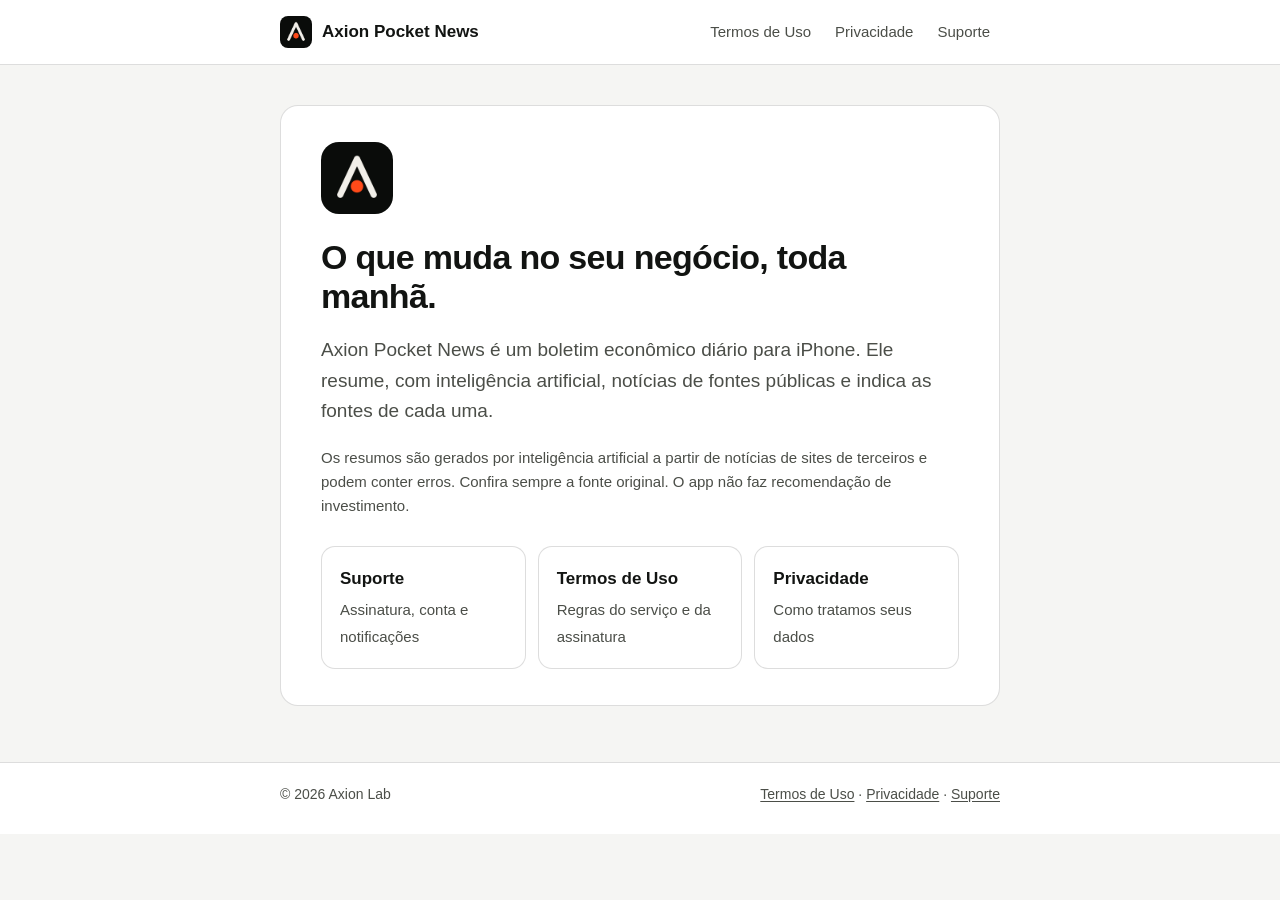
<file: index.html>
<!doctype html>
<html lang="pt-BR">
<head>
  <meta charset="utf-8">
  <meta name="viewport" content="width=device-width, initial-scale=1">
  <title>Axion Pocket News</title>
  <meta name="description" content="Boletim econômico diário para quem decide no seu negócio.">
  <link rel="icon" href="favicon.png">
  <link rel="stylesheet" href="styles.css">
</head>
<body>
  <header class="top">
    <div class="top-inner">
      <a class="brand" href="index.html"><img src="icon.png" alt="">Axion Pocket News</a>
      <nav class="nav" aria-label="Páginas">
        <a href="termos/index.html">Termos de Uso</a>
        <a href="privacidade/index.html">Privacidade</a>
        <a href="suporte/index.html">Suporte</a>
      </nav>
    </div>
  </header>

  <main>
    <article class="doc">
      <img class="hero-icon" src="icon.png" alt="Ícone do Axion Pocket News">
      <h1>O que muda no seu negócio, toda manhã.</h1>
      <p class="lead">Axion Pocket News é um boletim econômico diário para iPhone. Ele resume, com inteligência artificial, notícias de fontes públicas e indica as fontes de cada uma.</p>
      <p class="meta">Os resumos são gerados por inteligência artificial a partir de notícias de sites de terceiros e podem conter erros. Confira sempre a fonte original. O app não faz recomendação de investimento.</p>
      <div class="cards">
        <a class="card" href="suporte/index.html"><strong>Suporte</strong><span>Assinatura, conta e notificações</span></a>
        <a class="card" href="termos/index.html"><strong>Termos de Uso</strong><span>Regras do serviço e da assinatura</span></a>
        <a class="card" href="privacidade/index.html"><strong>Privacidade</strong><span>Como tratamos seus dados</span></a>
      </div>
    </article>
  </main>

  <footer>
    <div class="foot-inner">
      <span>© 2026 Axion Lab</span>
      <span><a href="termos/index.html">Termos de Uso</a> · <a href="privacidade/index.html">Privacidade</a> · <a href="suporte/index.html">Suporte</a></span>
    </div>
  </footer>
</body>
</html>
</file>
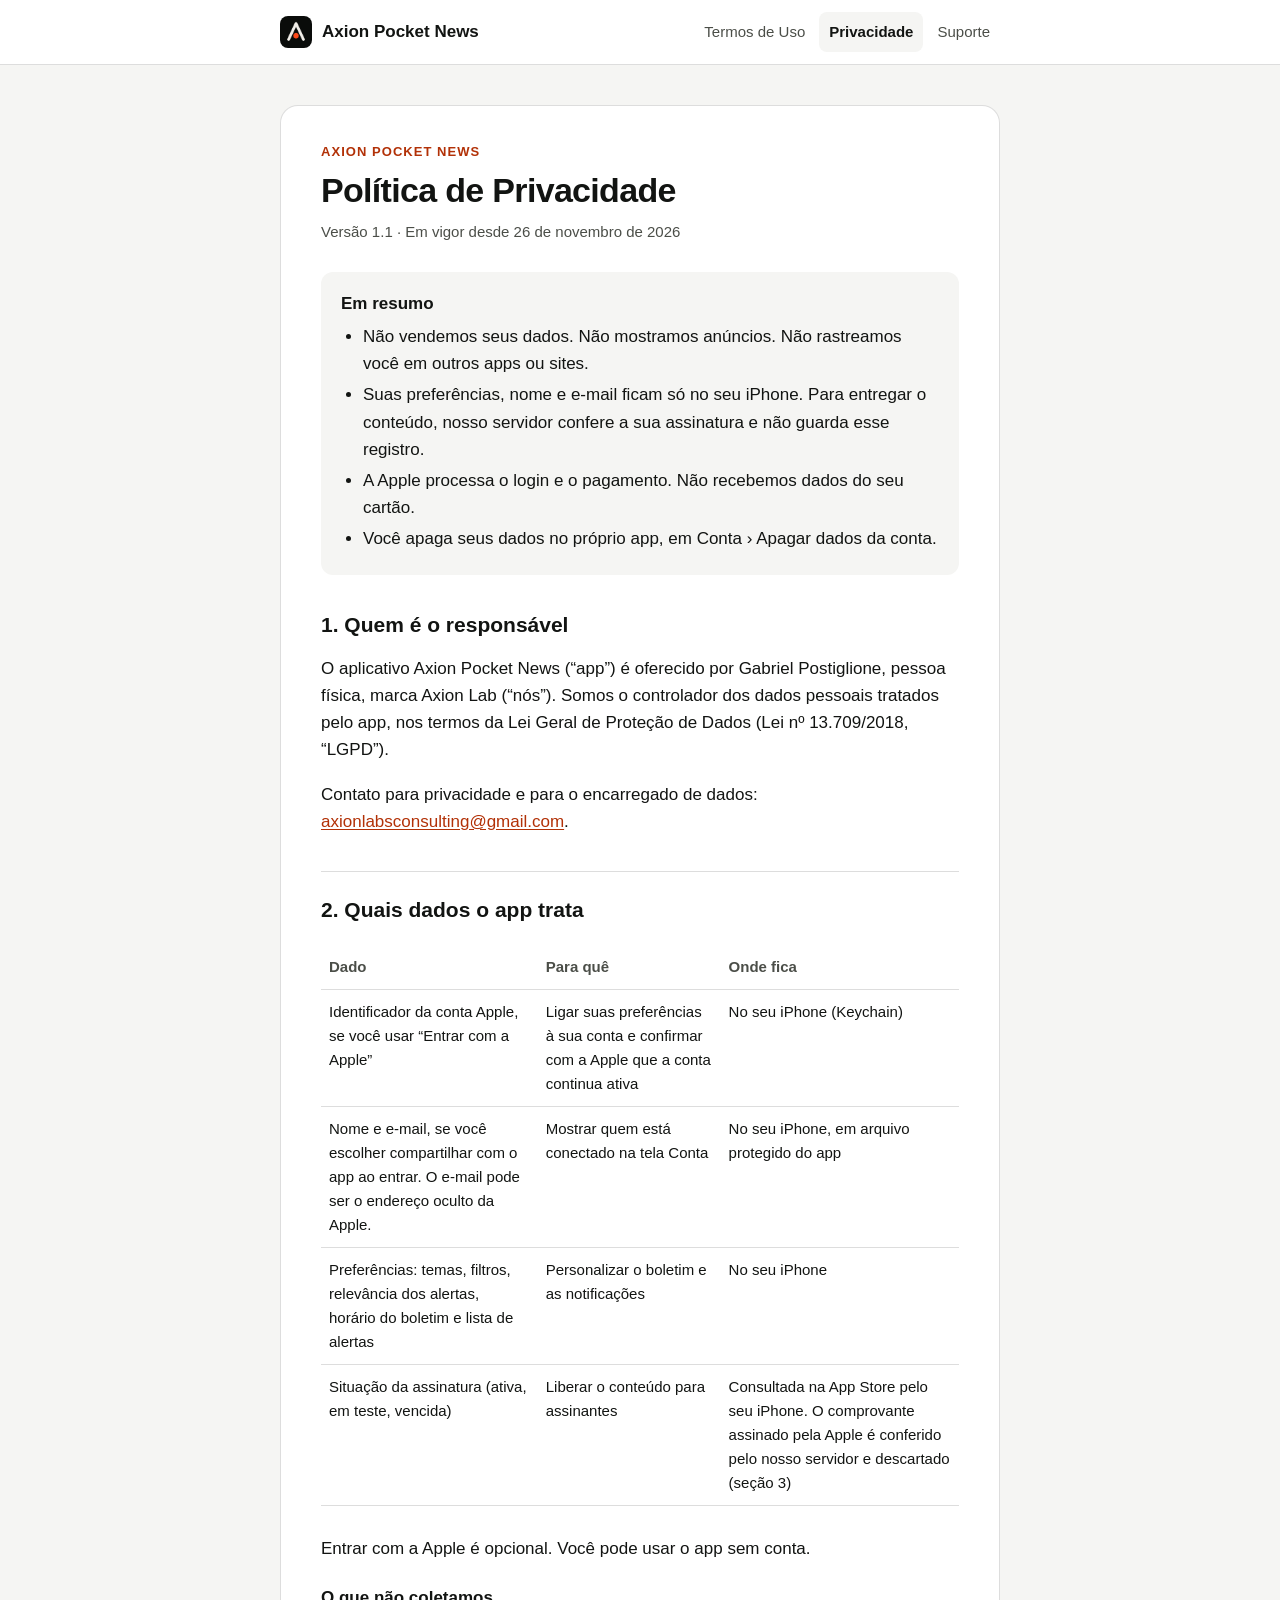
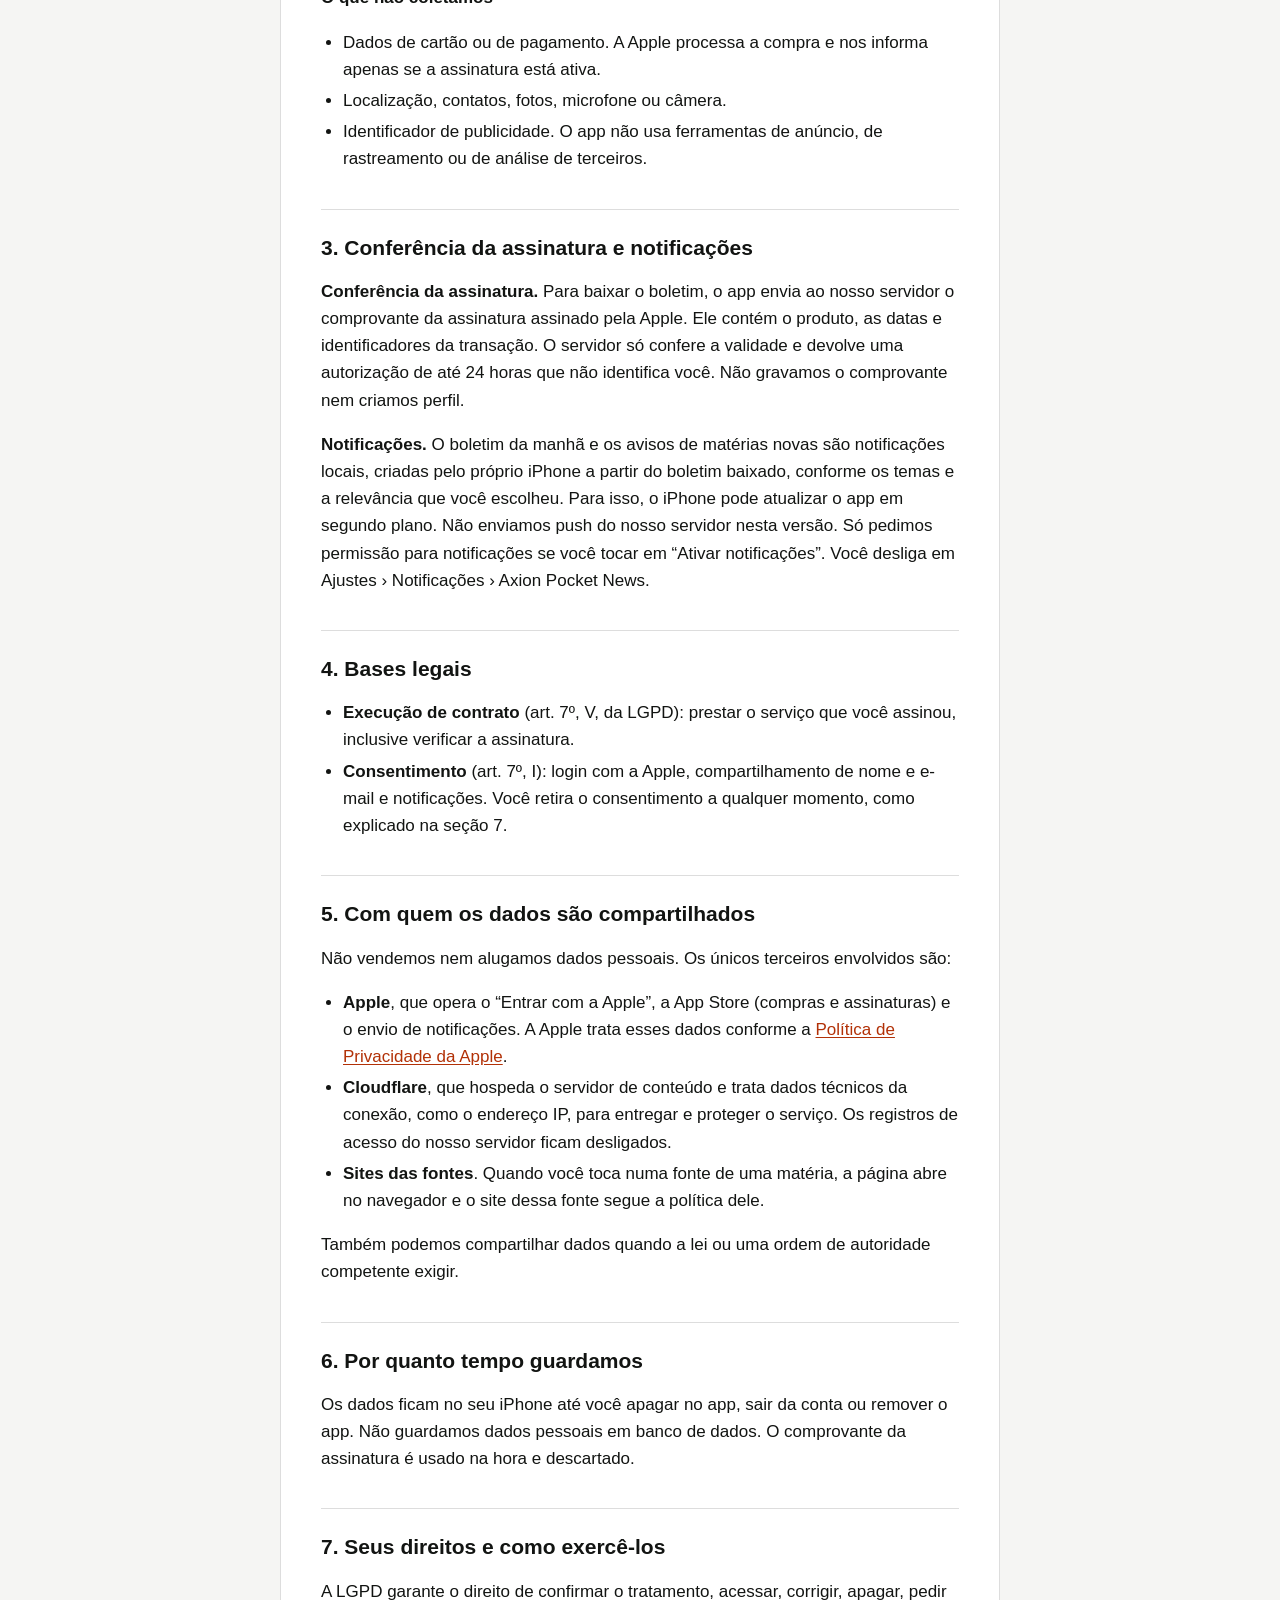
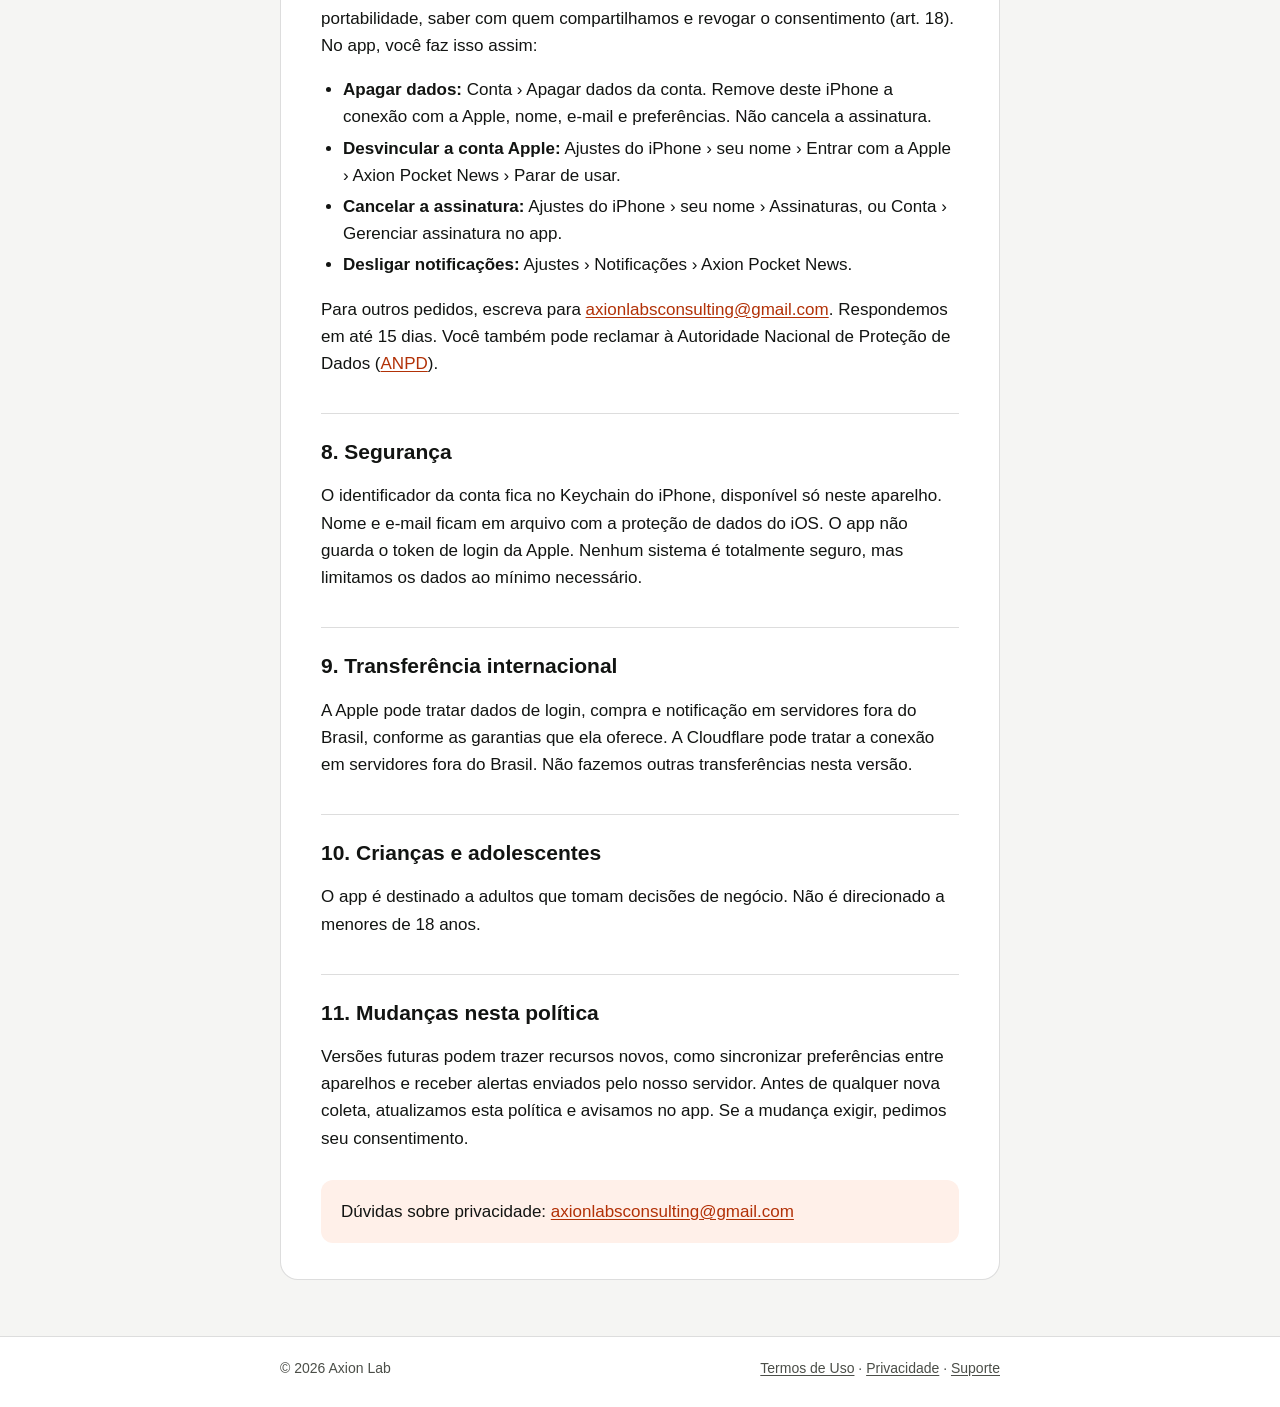
<file: privacidade/index.html>
<!doctype html>
<html lang="pt-BR">
<head>
  <meta charset="utf-8">
  <meta name="viewport" content="width=device-width, initial-scale=1">
  <title>Política de Privacidade · Axion Pocket News</title>
  <meta name="description" content="Como o app Axion Pocket News trata seus dados.">
  <link rel="icon" href="../favicon.png">
  <link rel="stylesheet" href="../styles.css">
</head>
<body>
  <header class="top">
    <div class="top-inner">
      <a class="brand" href="../index.html"><img src="../icon.png" alt="">Axion Pocket News</a>
      <nav class="nav" aria-label="Páginas">
        <a href="../termos/index.html">Termos de Uso</a>
        <a href="../privacidade/index.html" aria-current="page">Privacidade</a>
        <a href="../suporte/index.html">Suporte</a>
      </nav>
    </div>
  </header>

  <main>
    <article class="doc">
      <p class="eyebrow">Axion Pocket News</p>
      <h1>Política de Privacidade</h1>
      <p class="meta">Versão 1.1 · Em vigor desde 26 de novembro de 2026</p>

      <div class="summary">
        <p>Em resumo</p>
        <ul>
          <li>Não vendemos seus dados. Não mostramos anúncios. Não rastreamos você em outros apps ou sites.</li>
          <li>Suas preferências, nome e e-mail ficam só no seu iPhone. Para entregar o conteúdo, nosso servidor confere a sua assinatura e não guarda esse registro.</li>
          <li>A Apple processa o login e o pagamento. Não recebemos dados do seu cartão.</li>
          <li>Você apaga seus dados no próprio app, em Conta › Apagar dados da conta.</li>
        </ul>
      </div>

      <h2>1. Quem é o responsável</h2>
      <p>O aplicativo Axion Pocket News (“app”) é oferecido por Gabriel Postiglione, pessoa física, marca Axion Lab (“nós”). Somos o controlador dos dados pessoais tratados pelo app, nos termos da Lei Geral de Proteção de Dados (Lei nº 13.709/2018, “LGPD”).</p>
      <p>Contato para privacidade e para o encarregado de dados: <a href="mailto:axionlabsconsulting@gmail.com">axionlabsconsulting@gmail.com</a>.</p>

      <h2>2. Quais dados o app trata</h2>
      <div class="table-wrap">
        <table>
          <thead>
            <tr><th>Dado</th><th>Para quê</th><th>Onde fica</th></tr>
          </thead>
          <tbody>
            <tr>
              <td>Identificador da conta Apple, se você usar “Entrar com a Apple”</td>
              <td>Ligar suas preferências à sua conta e confirmar com a Apple que a conta continua ativa</td>
              <td>No seu iPhone (Keychain)</td>
            </tr>
            <tr>
              <td>Nome e e-mail, se você escolher compartilhar com o app ao entrar. O e-mail pode ser o endereço oculto da Apple.</td>
              <td>Mostrar quem está conectado na tela Conta</td>
              <td>No seu iPhone, em arquivo protegido do app</td>
            </tr>
            <tr>
              <td>Preferências: temas, filtros, relevância dos alertas, horário do boletim e lista de alertas</td>
              <td>Personalizar o boletim e as notificações</td>
              <td>No seu iPhone</td>
            </tr>
            <tr>
              <td>Situação da assinatura (ativa, em teste, vencida)</td>
              <td>Liberar o conteúdo para assinantes</td>
              <td>Consultada na App Store pelo seu iPhone. O comprovante assinado pela Apple é conferido pelo nosso servidor e descartado (seção 3)</td>
            </tr>
          </tbody>
        </table>
      </div>
      <p>Entrar com a Apple é opcional. Você pode usar o app sem conta.</p>

      <h3>O que não coletamos</h3>
      <ul>
        <li>Dados de cartão ou de pagamento. A Apple processa a compra e nos informa apenas se a assinatura está ativa.</li>
        <li>Localização, contatos, fotos, microfone ou câmera.</li>
        <li>Identificador de publicidade. O app não usa ferramentas de anúncio, de rastreamento ou de análise de terceiros.</li>
      </ul>

      <h2>3. Conferência da assinatura e notificações</h2>
      <p><strong>Conferência da assinatura.</strong> Para baixar o boletim, o app envia ao nosso servidor o comprovante da assinatura assinado pela Apple. Ele contém o produto, as datas e identificadores da transação. O servidor só confere a validade e devolve uma autorização de até 24 horas que não identifica você. Não gravamos o comprovante nem criamos perfil.</p>
      <p><strong>Notificações.</strong> O boletim da manhã e os avisos de matérias novas são notificações locais, criadas pelo próprio iPhone a partir do boletim baixado, conforme os temas e a relevância que você escolheu. Para isso, o iPhone pode atualizar o app em segundo plano. Não enviamos push do nosso servidor nesta versão. Só pedimos permissão para notificações se você tocar em “Ativar notificações”. Você desliga em Ajustes › Notificações › Axion Pocket News.</p>

      <h2>4. Bases legais</h2>
      <ul>
        <li><strong>Execução de contrato</strong> (art. 7º, V, da LGPD): prestar o serviço que você assinou, inclusive verificar a assinatura.</li>
        <li><strong>Consentimento</strong> (art. 7º, I): login com a Apple, compartilhamento de nome e e-mail e notificações. Você retira o consentimento a qualquer momento, como explicado na seção 7.</li>
      </ul>

      <h2>5. Com quem os dados são compartilhados</h2>
      <p>Não vendemos nem alugamos dados pessoais. Os únicos terceiros envolvidos são:</p>
      <ul>
        <li><strong>Apple</strong>, que opera o “Entrar com a Apple”, a App Store (compras e assinaturas) e o envio de notificações. A Apple trata esses dados conforme a <a href="https://www.apple.com/br/legal/privacy/" rel="noopener">Política de Privacidade da Apple</a>.</li>
        <li><strong>Cloudflare</strong>, que hospeda o servidor de conteúdo e trata dados técnicos da conexão, como o endereço IP, para entregar e proteger o serviço. Os registros de acesso do nosso servidor ficam desligados.</li>
        <li><strong>Sites das fontes</strong>. Quando você toca numa fonte de uma matéria, a página abre no navegador e o site dessa fonte segue a política dele.</li>
      </ul>
      <p>Também podemos compartilhar dados quando a lei ou uma ordem de autoridade competente exigir.</p>

      <h2>6. Por quanto tempo guardamos</h2>
      <p>Os dados ficam no seu iPhone até você apagar no app, sair da conta ou remover o app. Não guardamos dados pessoais em banco de dados. O comprovante da assinatura é usado na hora e descartado.</p>

      <h2>7. Seus direitos e como exercê-los</h2>
      <p>A LGPD garante o direito de confirmar o tratamento, acessar, corrigir, apagar, pedir portabilidade, saber com quem compartilhamos e revogar o consentimento (art. 18). No app, você faz isso assim:</p>
      <ul>
        <li><strong>Apagar dados:</strong> Conta › Apagar dados da conta. Remove deste iPhone a conexão com a Apple, nome, e-mail e preferências. Não cancela a assinatura.</li>
        <li><strong>Desvincular a conta Apple:</strong> Ajustes do iPhone › seu nome › Entrar com a Apple › Axion Pocket News › Parar de usar.</li>
        <li><strong>Cancelar a assinatura:</strong> Ajustes do iPhone › seu nome › Assinaturas, ou Conta › Gerenciar assinatura no app.</li>
        <li><strong>Desligar notificações:</strong> Ajustes › Notificações › Axion Pocket News.</li>
      </ul>
      <p>Para outros pedidos, escreva para <a href="mailto:axionlabsconsulting@gmail.com">axionlabsconsulting@gmail.com</a>. Respondemos em até 15 dias. Você também pode reclamar à Autoridade Nacional de Proteção de Dados (<a href="https://www.gov.br/anpd" rel="noopener">ANPD</a>).</p>

      <h2>8. Segurança</h2>
      <p>O identificador da conta fica no Keychain do iPhone, disponível só neste aparelho. Nome e e-mail ficam em arquivo com a proteção de dados do iOS. O app não guarda o token de login da Apple. Nenhum sistema é totalmente seguro, mas limitamos os dados ao mínimo necessário.</p>

      <h2>9. Transferência internacional</h2>
      <p>A Apple pode tratar dados de login, compra e notificação em servidores fora do Brasil, conforme as garantias que ela oferece. A Cloudflare pode tratar a conexão em servidores fora do Brasil. Não fazemos outras transferências nesta versão.</p>

      <h2>10. Crianças e adolescentes</h2>
      <p>O app é destinado a adultos que tomam decisões de negócio. Não é direcionado a menores de 18 anos.</p>

      <h2>11. Mudanças nesta política</h2>
      <p>Versões futuras podem trazer recursos novos, como sincronizar preferências entre aparelhos e receber alertas enviados pelo nosso servidor. Antes de qualquer nova coleta, atualizamos esta política e avisamos no app. Se a mudança exigir, pedimos seu consentimento.</p>

      <div class="contact">
        <p>Dúvidas sobre privacidade: <a href="mailto:axionlabsconsulting@gmail.com">axionlabsconsulting@gmail.com</a></p>
      </div>
    </article>
  </main>

  <footer>
    <div class="foot-inner">
      <span>© 2026 Axion Lab</span>
      <span><a href="../termos/index.html">Termos de Uso</a> · <a href="../privacidade/index.html">Privacidade</a> · <a href="../suporte/index.html">Suporte</a></span>
    </div>
  </footer>
</body>
</html>
</file>
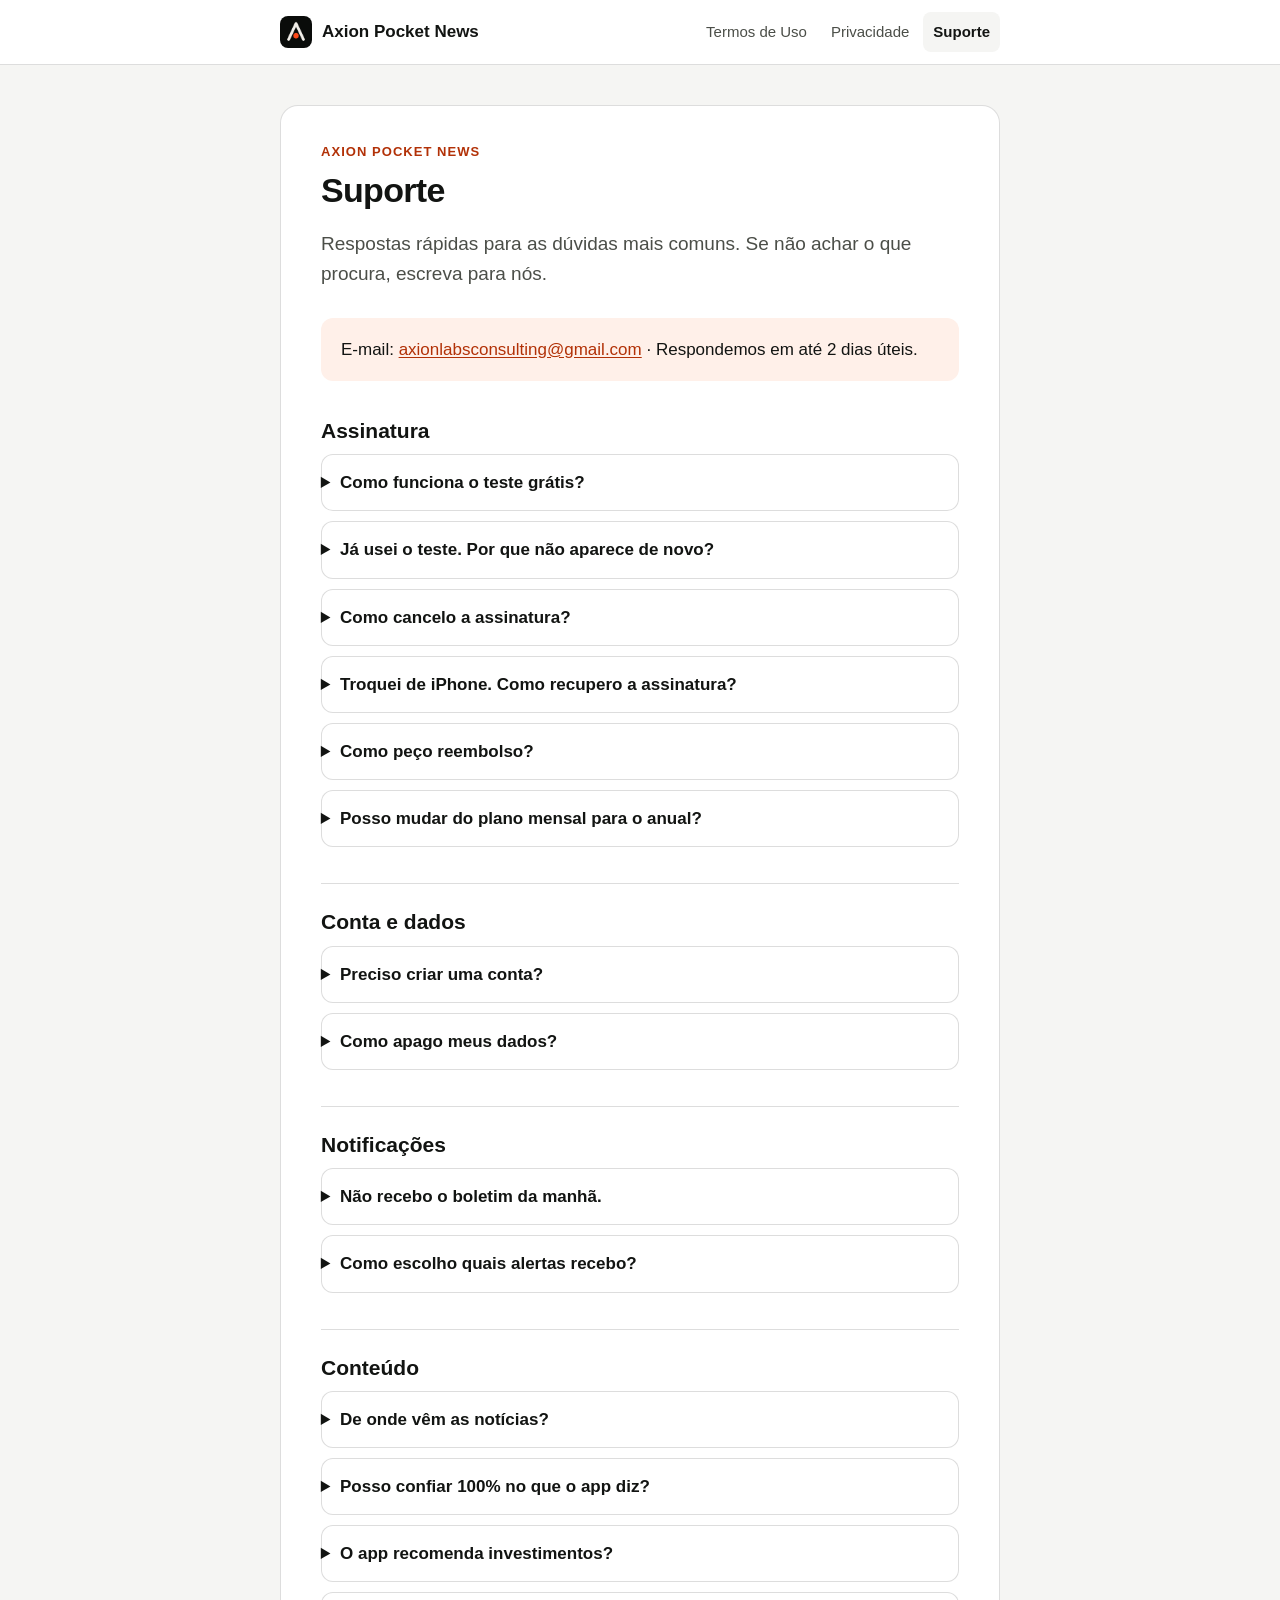
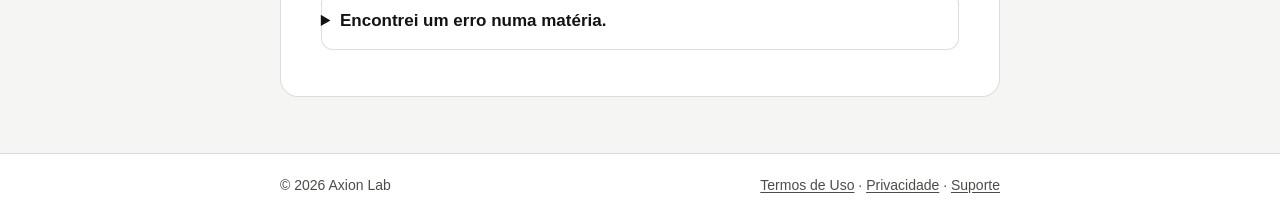
<file: suporte/index.html>
<!doctype html>
<html lang="pt-BR">
<head>
  <meta charset="utf-8">
  <meta name="viewport" content="width=device-width, initial-scale=1">
  <title>Suporte · Axion Pocket News</title>
  <meta name="description" content="Ajuda com assinatura, conta e notificações do app Axion Pocket News.">
  <link rel="icon" href="../favicon.png">
  <link rel="stylesheet" href="../styles.css">
</head>
<body>
  <header class="top">
    <div class="top-inner">
      <a class="brand" href="../index.html"><img src="../icon.png" alt="">Axion Pocket News</a>
      <nav class="nav" aria-label="Páginas">
        <a href="../termos/index.html">Termos de Uso</a>
        <a href="../privacidade/index.html">Privacidade</a>
        <a href="../suporte/index.html" aria-current="page">Suporte</a>
      </nav>
    </div>
  </header>

  <main>
    <article class="doc">
      <p class="eyebrow">Axion Pocket News</p>
      <h1>Suporte</h1>
      <p class="lead">Respostas rápidas para as dúvidas mais comuns. Se não achar o que procura, escreva para nós.</p>

      <div class="contact">
        <p>E-mail: <a href="mailto:axionlabsconsulting@gmail.com">axionlabsconsulting@gmail.com</a> · Respondemos em até 2 dias úteis.</p>
      </div>

      <h2>Assinatura</h2>
      <details>
        <summary>Como funciona o teste grátis?</summary>
        <p>Novos assinantes têm 7 dias grátis. O teste vale uma vez por Apple ID. Se você não cancelar pelo menos 24 horas antes do fim do teste, a cobrança do plano escolhido começa automaticamente.</p>
      </details>
      <details>
        <summary>Já usei o teste. Por que não aparece de novo?</summary>
        <p>A Apple libera o teste uma única vez por Apple ID. Entrar com outra conta no app não muda isso, porque a assinatura pertence ao Apple ID da App Store.</p>
      </details>
      <details>
        <summary>Como cancelo a assinatura?</summary>
        <p>No iPhone, abra Ajustes › seu nome › Assinaturas › Axion Pocket News › Cancelar assinatura. Você também chega lá pelo app, em Conta › Gerenciar assinatura. O acesso continua até o fim do período pago.</p>
      </details>
      <details>
        <summary>Troquei de iPhone. Como recupero a assinatura?</summary>
        <p>Use o mesmo Apple ID da compra. No app, toque em “Restaurar compras” na tela de planos ou em Conta.</p>
      </details>
      <details>
        <summary>Como peço reembolso?</summary>
        <p>As compras são feitas pela App Store. Peça o reembolso à Apple em <a href="https://reportaproblem.apple.com" rel="noopener">reportaproblem.apple.com</a>.</p>
      </details>
      <details>
        <summary>Posso mudar do plano mensal para o anual?</summary>
        <p>Sim. Em Ajustes › seu nome › Assinaturas › Axion Pocket News, escolha o outro plano. A Apple aplica a mudança conforme as regras da App Store.</p>
      </details>

      <h2>Conta e dados</h2>
      <details>
        <summary>Preciso criar uma conta?</summary>
        <p>Não. Entrar com a Apple é opcional. A conta só liga suas preferências a você. O acesso ao conteúdo vem da assinatura.</p>
      </details>
      <details>
        <summary>Como apago meus dados?</summary>
        <p>No app, abra Conta › Apagar dados da conta. Isso remove deste iPhone a conexão com a Apple, nome, e-mail e preferências. Não cancela a assinatura. Para desvincular o app do seu Apple ID, abra Ajustes › seu nome › Entrar com a Apple › Axion Pocket News › Parar de usar.</p>
      </details>

      <h2>Notificações</h2>
      <details>
        <summary>Não recebo o boletim da manhã.</summary>
        <p>Confira se as notificações estão ligadas em Ajustes › Notificações › Axion Pocket News. No app, abra Conta › Configurações › Notificações, confira o horário e toque em “Enviar notificação de teste”. Modos de Foco também podem silenciar os avisos.</p>
      </details>
      <details>
        <summary>Como escolho quais alertas recebo?</summary>
        <p>Abra Conta › Configurações › Notificações › Quais alertas receber. Escolha “Só alta relevância”, “Média e alta” ou “Todas”.</p>
      </details>

      <h2>Conteúdo</h2>
      <details>
        <summary>De onde vêm as notícias?</summary>
        <p>De fontes públicas e oficiais, como Banco Central, IBGE, Senado e Câmara, além de veículos de imprensa. Cada matéria lista suas fontes com link.</p>
      </details>
      <details>
        <summary>Posso confiar 100% no que o app diz?</summary>
        <p>Não. O app é um resumidor de notícias de sites de terceiros, feito por inteligência artificial. A IA pode errar e até inventar informações, e as fontes também podem errar. Não garantimos a veracidade do conteúdo. Antes de usar uma informação, abra e leia a fonte original indicada na matéria. Veja a seção 3 dos <a href="../termos/index.html">Termos de Uso</a>.</p>
      </details>
      <details>
        <summary>O app recomenda investimentos?</summary>
        <p>Não. Nada no app é recomendação de compra ou venda de dólar, ações, fundos, criptoativos ou qualquer outro ativo. Indicações como “alta” ou “queda” só descrevem o que as notícias podem sugerir. Para decidir, consulte um profissional habilitado. Veja a seção 4 dos <a href="../termos/index.html">Termos de Uso</a>.</p>
      </details>
      <details>
        <summary>Encontrei um erro numa matéria.</summary>
        <p>Obrigado por avisar. Escreva para <a href="mailto:axionlabsconsulting@gmail.com">axionlabsconsulting@gmail.com</a> com o título da matéria. Vamos analisar e, se for o caso, corrigir.</p>
      </details>
    </article>
  </main>

  <footer>
    <div class="foot-inner">
      <span>© 2026 Axion Lab</span>
      <span><a href="../termos/index.html">Termos de Uso</a> · <a href="../privacidade/index.html">Privacidade</a> · <a href="../suporte/index.html">Suporte</a></span>
    </div>
  </footer>
</body>
</html>
</file>
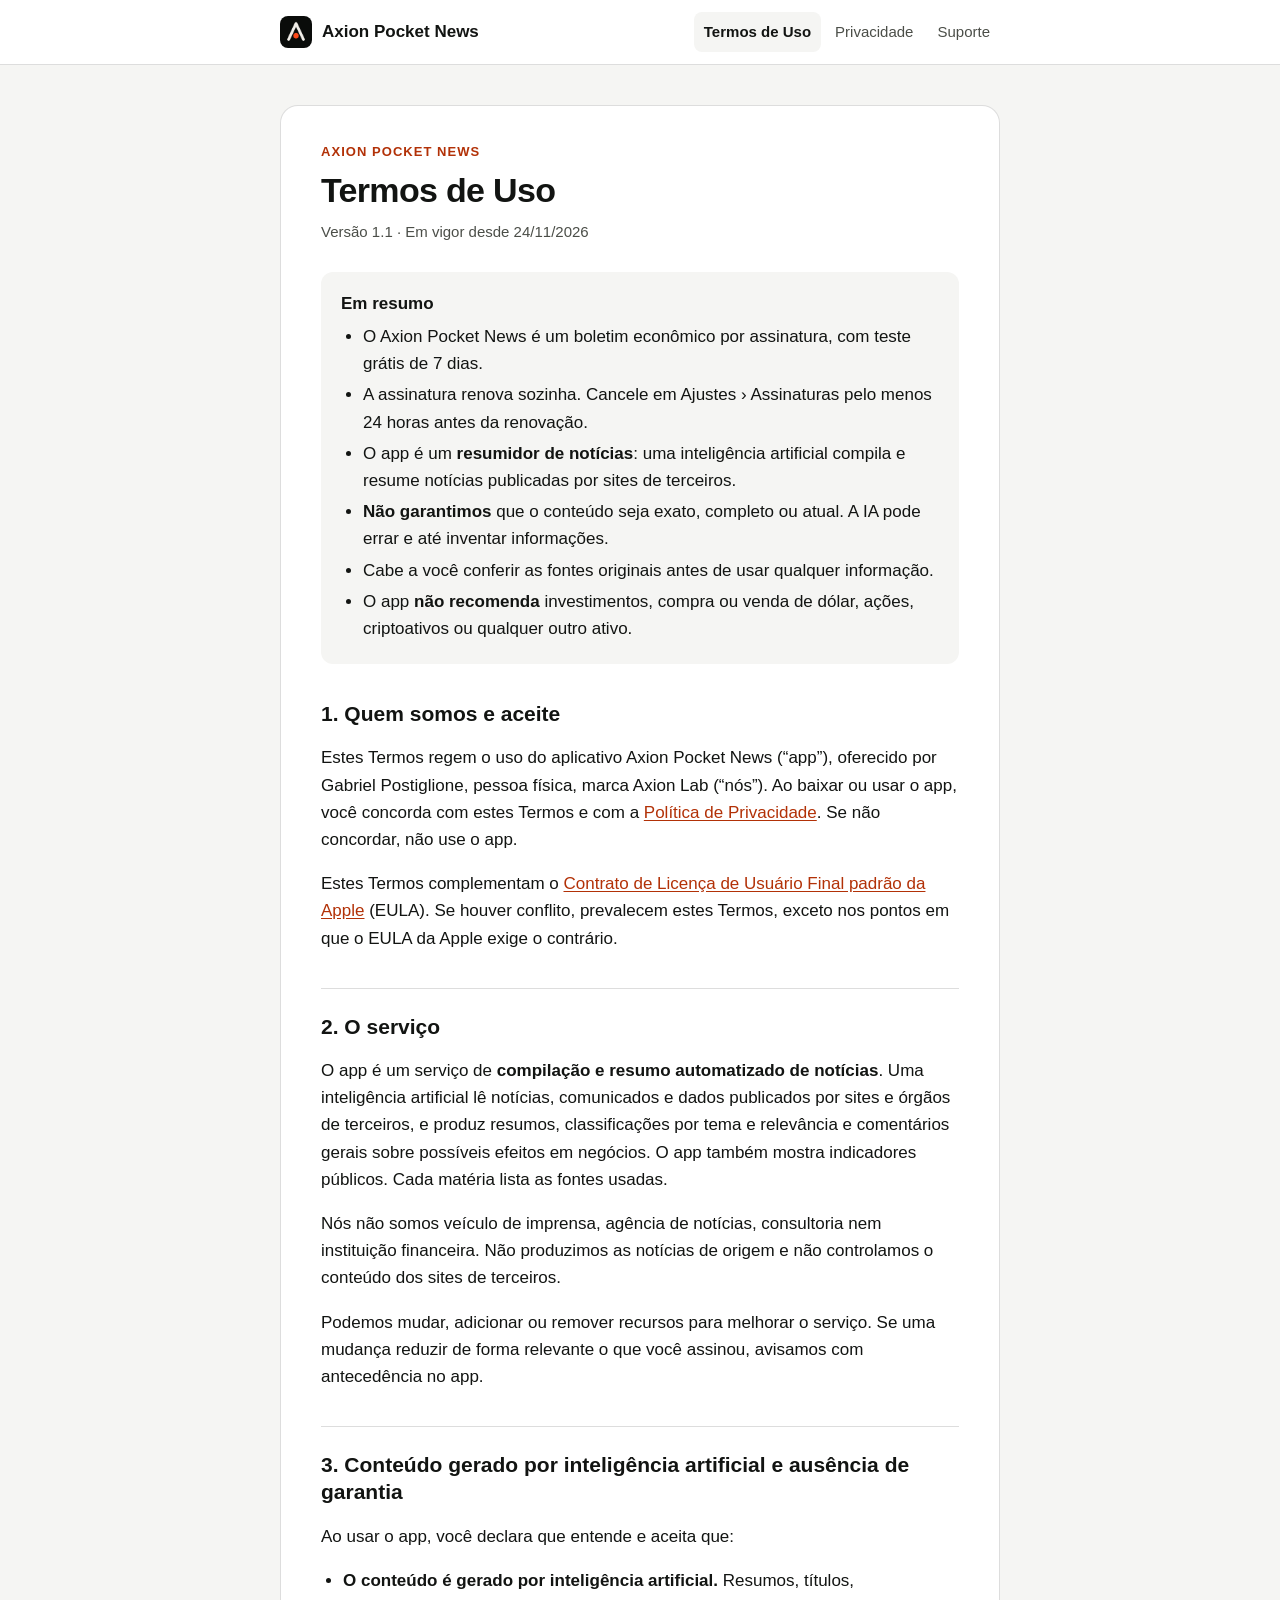
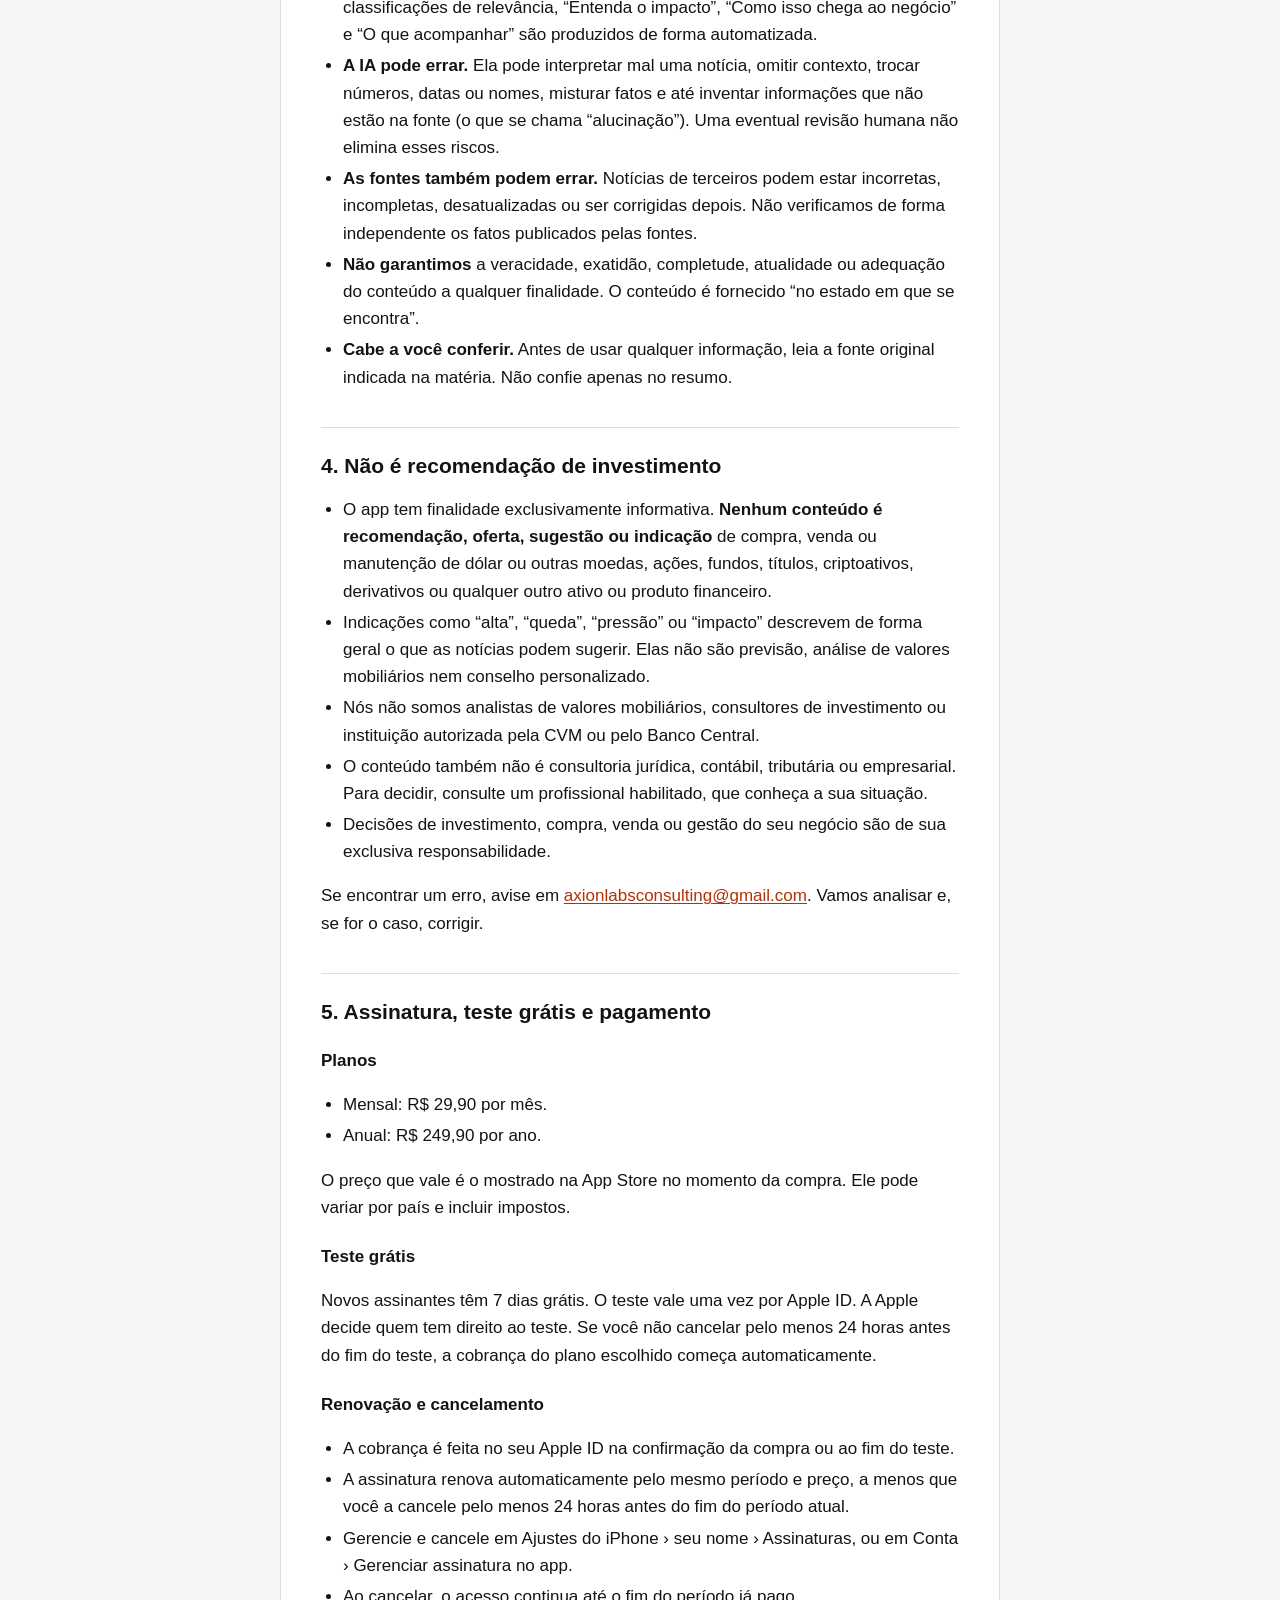
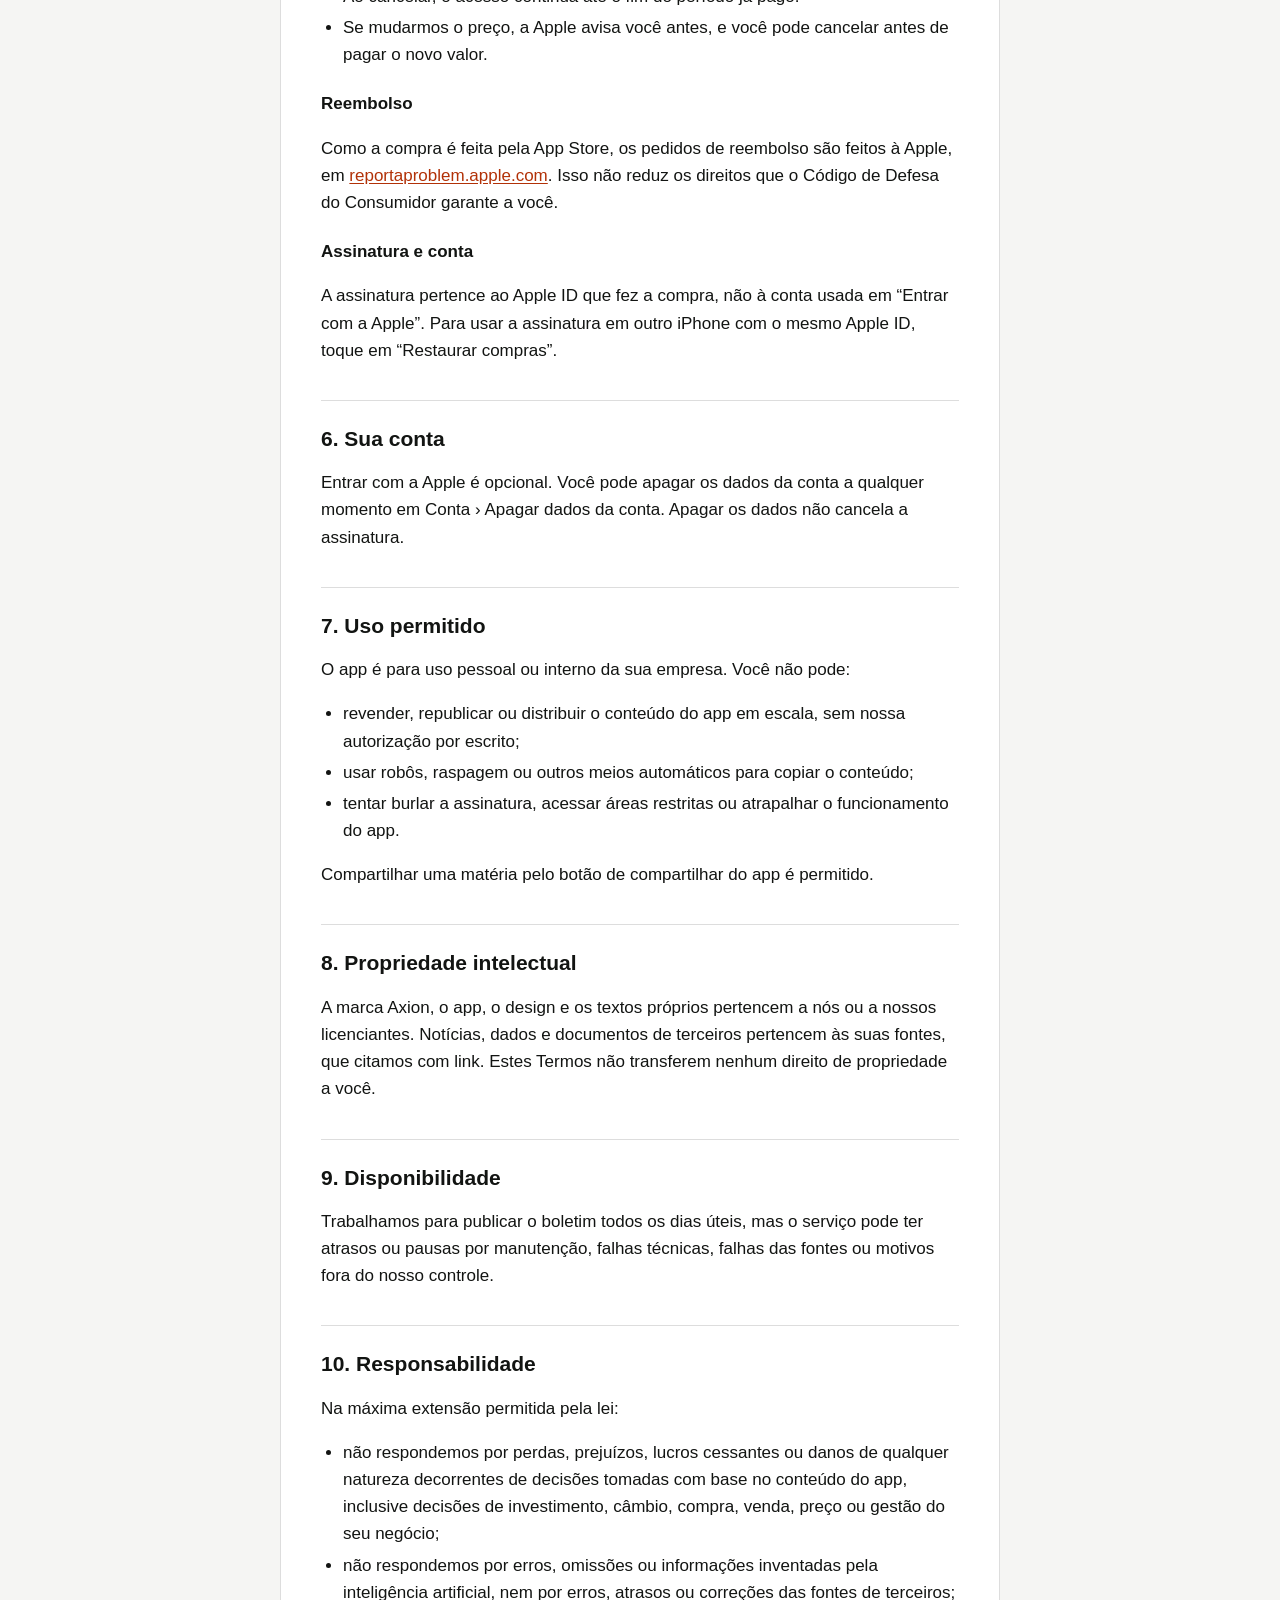
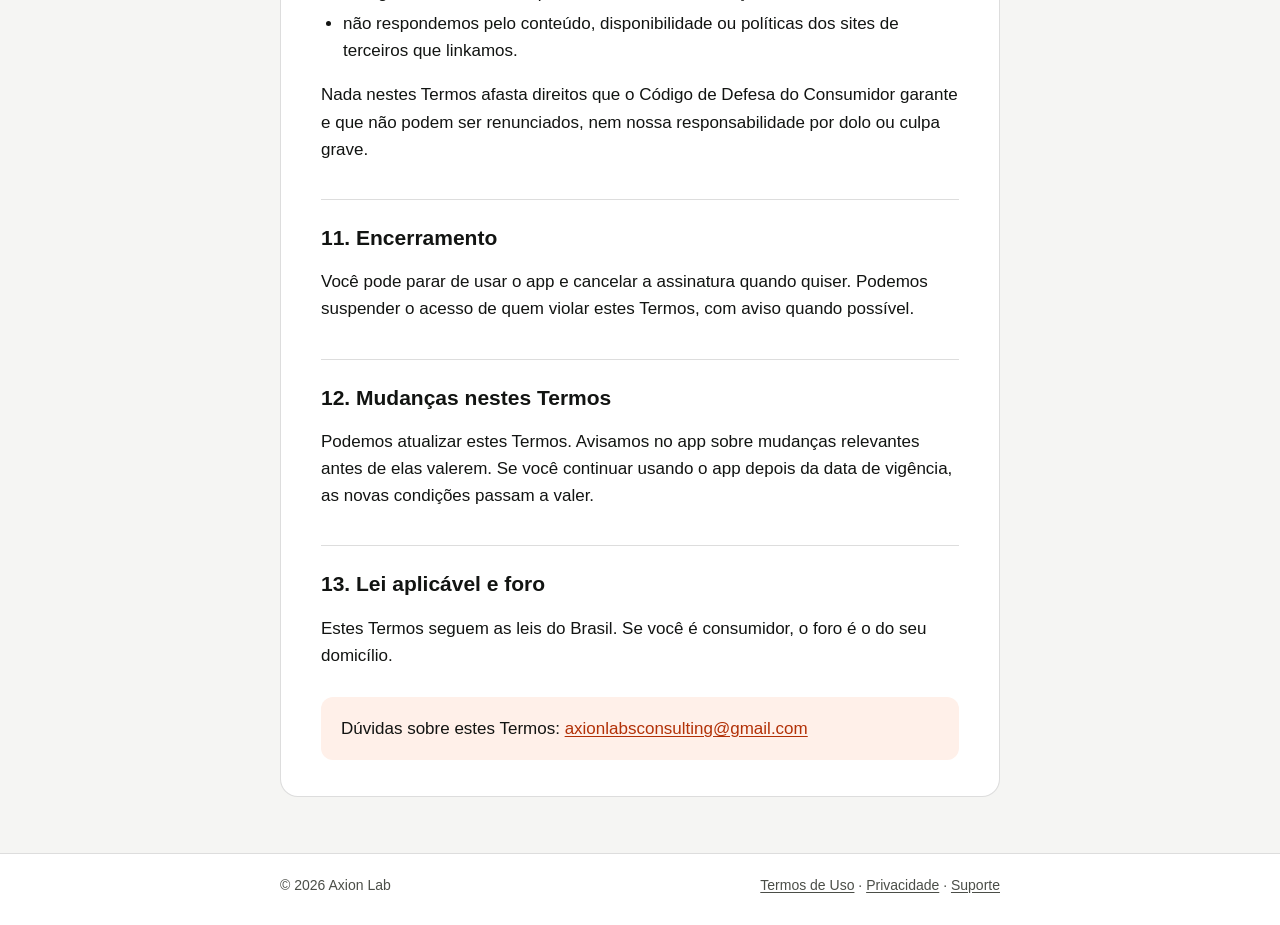
<file: termos/index.html>
<!doctype html>
<html lang="pt-BR">
<head>
  <meta charset="utf-8">
  <meta name="viewport" content="width=device-width, initial-scale=1">
  <title>Termos de Uso · Axion Pocket News</title>
  <meta name="description" content="Termos de Uso e da assinatura do app Axion Pocket News.">
  <link rel="icon" href="../favicon.png">
  <link rel="stylesheet" href="../styles.css">
</head>
<body>
  <header class="top">
    <div class="top-inner">
      <a class="brand" href="../index.html"><img src="../icon.png" alt="">Axion Pocket News</a>
      <nav class="nav" aria-label="Páginas">
        <a href="../termos/index.html" aria-current="page">Termos de Uso</a>
        <a href="../privacidade/index.html">Privacidade</a>
        <a href="../suporte/index.html">Suporte</a>
      </nav>
    </div>
  </header>

  <main>
    <article class="doc">
      <p class="eyebrow">Axion Pocket News</p>
      <h1>Termos de Uso</h1>
      <p class="meta">Versão 1.1 · Em vigor desde 24/11/2026</p>

      <div class="summary">
        <p>Em resumo</p>
        <ul>
          <li>O Axion Pocket News é um boletim econômico por assinatura, com teste grátis de 7 dias.</li>
          <li>A assinatura renova sozinha. Cancele em Ajustes › Assinaturas pelo menos 24 horas antes da renovação.</li>
          <li>O app é um <strong>resumidor de notícias</strong>: uma inteligência artificial compila e resume notícias publicadas por sites de terceiros.</li>
          <li><strong>Não garantimos</strong> que o conteúdo seja exato, completo ou atual. A IA pode errar e até inventar informações.</li>
          <li>Cabe a você conferir as fontes originais antes de usar qualquer informação.</li>
          <li>O app <strong>não recomenda</strong> investimentos, compra ou venda de dólar, ações, criptoativos ou qualquer outro ativo.</li>
        </ul>
      </div>

      <h2>1. Quem somos e aceite</h2>
      <p>Estes Termos regem o uso do aplicativo Axion Pocket News (“app”), oferecido por Gabriel Postiglione, pessoa física, marca Axion Lab (“nós”). Ao baixar ou usar o app, você concorda com estes Termos e com a <a href="../privacidade/index.html">Política de Privacidade</a>. Se não concordar, não use o app.</p>
      <p>Estes Termos complementam o <a href="https://www.apple.com/legal/internet-services/itunes/dev/stdeula/" rel="noopener">Contrato de Licença de Usuário Final padrão da Apple</a> (EULA). Se houver conflito, prevalecem estes Termos, exceto nos pontos em que o EULA da Apple exige o contrário.</p>

      <h2>2. O serviço</h2>
      <p>O app é um serviço de <strong>compilação e resumo automatizado de notícias</strong>. Uma inteligência artificial lê notícias, comunicados e dados publicados por sites e órgãos de terceiros, e produz resumos, classificações por tema e relevância e comentários gerais sobre possíveis efeitos em negócios. O app também mostra indicadores públicos. Cada matéria lista as fontes usadas.</p>
      <p>Nós não somos veículo de imprensa, agência de notícias, consultoria nem instituição financeira. Não produzimos as notícias de origem e não controlamos o conteúdo dos sites de terceiros.</p>
      <p>Podemos mudar, adicionar ou remover recursos para melhorar o serviço. Se uma mudança reduzir de forma relevante o que você assinou, avisamos com antecedência no app.</p>

      <h2>3. Conteúdo gerado por inteligência artificial e ausência de garantia</h2>
      <p>Ao usar o app, você declara que entende e aceita que:</p>
      <ul>
        <li><strong>O conteúdo é gerado por inteligência artificial.</strong> Resumos, títulos, classificações de relevância, “Entenda o impacto”, “Como isso chega ao negócio” e “O que acompanhar” são produzidos de forma automatizada.</li>
        <li><strong>A IA pode errar.</strong> Ela pode interpretar mal uma notícia, omitir contexto, trocar números, datas ou nomes, misturar fatos e até inventar informações que não estão na fonte (o que se chama “alucinação”). Uma eventual revisão humana não elimina esses riscos.</li>
        <li><strong>As fontes também podem errar.</strong> Notícias de terceiros podem estar incorretas, incompletas, desatualizadas ou ser corrigidas depois. Não verificamos de forma independente os fatos publicados pelas fontes.</li>
        <li><strong>Não garantimos</strong> a veracidade, exatidão, completude, atualidade ou adequação do conteúdo a qualquer finalidade. O conteúdo é fornecido “no estado em que se encontra”.</li>
        <li><strong>Cabe a você conferir.</strong> Antes de usar qualquer informação, leia a fonte original indicada na matéria. Não confie apenas no resumo.</li>
      </ul>

      <h2>4. Não é recomendação de investimento</h2>
      <ul>
        <li>O app tem finalidade exclusivamente informativa. <strong>Nenhum conteúdo é recomendação, oferta, sugestão ou indicação</strong> de compra, venda ou manutenção de dólar ou outras moedas, ações, fundos, títulos, criptoativos, derivativos ou qualquer outro ativo ou produto financeiro.</li>
        <li>Indicações como “alta”, “queda”, “pressão” ou “impacto” descrevem de forma geral o que as notícias podem sugerir. Elas não são previsão, análise de valores mobiliários nem conselho personalizado.</li>
        <li>Nós não somos analistas de valores mobiliários, consultores de investimento ou instituição autorizada pela CVM ou pelo Banco Central.</li>
        <li>O conteúdo também não é consultoria jurídica, contábil, tributária ou empresarial. Para decidir, consulte um profissional habilitado, que conheça a sua situação.</li>
        <li>Decisões de investimento, compra, venda ou gestão do seu negócio são de sua exclusiva responsabilidade.</li>
      </ul>
      <p>Se encontrar um erro, avise em <a href="mailto:axionlabsconsulting@gmail.com">axionlabsconsulting@gmail.com</a>. Vamos analisar e, se for o caso, corrigir.</p>

      <h2>5. Assinatura, teste grátis e pagamento</h2>
      <h3>Planos</h3>
      <ul>
        <li>Mensal: R$ 29,90 por mês.</li>
        <li>Anual: R$ 249,90 por ano.</li>
      </ul>
      <p>O preço que vale é o mostrado na App Store no momento da compra. Ele pode variar por país e incluir impostos.</p>
      <h3>Teste grátis</h3>
      <p>Novos assinantes têm 7 dias grátis. O teste vale uma vez por Apple ID. A Apple decide quem tem direito ao teste. Se você não cancelar pelo menos 24 horas antes do fim do teste, a cobrança do plano escolhido começa automaticamente.</p>
      <h3>Renovação e cancelamento</h3>
      <ul>
        <li>A cobrança é feita no seu Apple ID na confirmação da compra ou ao fim do teste.</li>
        <li>A assinatura renova automaticamente pelo mesmo período e preço, a menos que você a cancele pelo menos 24 horas antes do fim do período atual.</li>
        <li>Gerencie e cancele em Ajustes do iPhone › seu nome › Assinaturas, ou em Conta › Gerenciar assinatura no app.</li>
        <li>Ao cancelar, o acesso continua até o fim do período já pago.</li>
        <li>Se mudarmos o preço, a Apple avisa você antes, e você pode cancelar antes de pagar o novo valor.</li>
      </ul>
      <h3>Reembolso</h3>
      <p>Como a compra é feita pela App Store, os pedidos de reembolso são feitos à Apple, em <a href="https://reportaproblem.apple.com" rel="noopener">reportaproblem.apple.com</a>. Isso não reduz os direitos que o Código de Defesa do Consumidor garante a você.</p>
      <h3>Assinatura e conta</h3>
      <p>A assinatura pertence ao Apple ID que fez a compra, não à conta usada em “Entrar com a Apple”. Para usar a assinatura em outro iPhone com o mesmo Apple ID, toque em “Restaurar compras”.</p>

      <h2>6. Sua conta</h2>
      <p>Entrar com a Apple é opcional. Você pode apagar os dados da conta a qualquer momento em Conta › Apagar dados da conta. Apagar os dados não cancela a assinatura.</p>

      <h2>7. Uso permitido</h2>
      <p>O app é para uso pessoal ou interno da sua empresa. Você não pode:</p>
      <ul>
        <li>revender, republicar ou distribuir o conteúdo do app em escala, sem nossa autorização por escrito;</li>
        <li>usar robôs, raspagem ou outros meios automáticos para copiar o conteúdo;</li>
        <li>tentar burlar a assinatura, acessar áreas restritas ou atrapalhar o funcionamento do app.</li>
      </ul>
      <p>Compartilhar uma matéria pelo botão de compartilhar do app é permitido.</p>

      <h2>8. Propriedade intelectual</h2>
      <p>A marca Axion, o app, o design e os textos próprios pertencem a nós ou a nossos licenciantes. Notícias, dados e documentos de terceiros pertencem às suas fontes, que citamos com link. Estes Termos não transferem nenhum direito de propriedade a você.</p>

      <h2>9. Disponibilidade</h2>
      <p>Trabalhamos para publicar o boletim todos os dias úteis, mas o serviço pode ter atrasos ou pausas por manutenção, falhas técnicas, falhas das fontes ou motivos fora do nosso controle.</p>

      <h2>10. Responsabilidade</h2>
      <p>Na máxima extensão permitida pela lei:</p>
      <ul>
        <li>não respondemos por perdas, prejuízos, lucros cessantes ou danos de qualquer natureza decorrentes de decisões tomadas com base no conteúdo do app, inclusive decisões de investimento, câmbio, compra, venda, preço ou gestão do seu negócio;</li>
        <li>não respondemos por erros, omissões ou informações inventadas pela inteligência artificial, nem por erros, atrasos ou correções das fontes de terceiros;</li>
        <li>não respondemos pelo conteúdo, disponibilidade ou políticas dos sites de terceiros que linkamos.</li>
      </ul>
      <p>Nada nestes Termos afasta direitos que o Código de Defesa do Consumidor garante e que não podem ser renunciados, nem nossa responsabilidade por dolo ou culpa grave.</p>

      <h2>11. Encerramento</h2>
      <p>Você pode parar de usar o app e cancelar a assinatura quando quiser. Podemos suspender o acesso de quem violar estes Termos, com aviso quando possível.</p>

      <h2>12. Mudanças nestes Termos</h2>
      <p>Podemos atualizar estes Termos. Avisamos no app sobre mudanças relevantes antes de elas valerem. Se você continuar usando o app depois da data de vigência, as novas condições passam a valer.</p>

      <h2>13. Lei aplicável e foro</h2>
      <p>Estes Termos seguem as leis do Brasil. Se você é consumidor, o foro é o do seu domicílio.</p>

      <div class="contact">
        <p>Dúvidas sobre estes Termos: <a href="mailto:axionlabsconsulting@gmail.com">axionlabsconsulting@gmail.com</a></p>
      </div>
    </article>
  </main>

  <footer>
    <div class="foot-inner">
      <span>© 2026 Axion Lab</span>
      <span><a href="../termos/index.html">Termos de Uso</a> · <a href="../privacidade/index.html">Privacidade</a> · <a href="../suporte/index.html">Suporte</a></span>
    </div>
  </footer>
</body>
</html>
</file>
<file: styles.css>
:root {
  --paper: #ffffff;
  --paper2: #f5f5f3;
  --ink: #121412;
  --ink2: #4b4e48;
  --line: rgba(18, 20, 18, 0.14);
  --signal: #ff4b1f;
  --signal-ink: #b23107;
  --signal-soft: #fff0e9;
  --todo-bg: #fff3c4;
  --todo-ink: #6b4e00;
}
@media (prefers-color-scheme: dark) {
  :root {
    --paper: #121412;
    --paper2: #1b1d1b;
    --ink: #f2f2ef;
    --ink2: #b4b7ae;
    --line: rgba(242, 242, 239, 0.16);
    --signal-ink: #ff8a66;
    --signal-soft: #2a1a14;
    --todo-bg: #3a3112;
    --todo-ink: #ffd970;
  }
}
* { box-sizing: border-box; }
html { -webkit-text-size-adjust: 100%; }
body {
  margin: 0;
  background: var(--paper2);
  color: var(--ink);
  font: 17px/1.6 -apple-system, BlinkMacSystemFont, "SF Pro Text", "Inter", "Segoe UI", Roboto, sans-serif;
}
a { color: var(--signal-ink); text-underline-offset: 2px; }
a:hover { text-decoration-thickness: 2px; }

.top {
  background: var(--paper);
  border-bottom: 1px solid var(--line);
}
.top-inner, main, .foot-inner {
  max-width: 760px;
  margin: 0 auto;
  padding: 0 20px;
}
.top-inner {
  display: flex;
  align-items: center;
  gap: 12px;
  min-height: 64px;
  flex-wrap: wrap;
}
.brand {
  display: flex;
  align-items: center;
  gap: 10px;
  color: var(--ink);
  text-decoration: none;
  font-weight: 600;
  margin-right: auto;
}
.brand img { width: 32px; height: 32px; border-radius: 8px; }
.nav { display: flex; gap: 4px; flex-wrap: wrap; }
.nav a {
  color: var(--ink2);
  text-decoration: none;
  font-size: 15px;
  padding: 8px 10px;
  border-radius: 8px;
}
.nav a:hover { background: var(--paper2); color: var(--ink); }
.nav a[aria-current="page"] { color: var(--ink); font-weight: 600; background: var(--paper2); }

main { padding-top: 40px; padding-bottom: 56px; }
.doc {
  background: var(--paper);
  border: 1px solid var(--line);
  border-radius: 18px;
  padding: 36px 40px;
}
.eyebrow {
  font-size: 13px;
  font-weight: 700;
  letter-spacing: 0.08em;
  text-transform: uppercase;
  color: var(--signal-ink);
  margin: 0 0 8px;
}
h1 {
  font-size: 34px;
  line-height: 1.15;
  letter-spacing: -0.02em;
  margin: 0 0 10px;
}
.meta { color: var(--ink2); font-size: 15px; margin: 0 0 28px; }
h2 {
  font-size: 21px;
  line-height: 1.3;
  margin: 36px 0 10px;
  padding-top: 24px;
  border-top: 1px solid var(--line);
}
h2:first-of-type { border-top: 0; padding-top: 0; }
h3 { font-size: 17px; margin: 22px 0 6px; }
p, li { color: var(--ink); }
ul, ol { padding-left: 22px; }
li { margin: 4px 0; }
.lead { font-size: 19px; color: var(--ink2); }

.summary {
  background: var(--paper2);
  border-radius: 12px;
  padding: 18px 20px;
  margin: 0 0 8px;
}
.summary p { margin: 0 0 6px; font-weight: 600; }
.summary ul { margin: 0; }

table { width: 100%; border-collapse: collapse; font-size: 15px; margin: 12px 0; }
th, td { text-align: left; vertical-align: top; padding: 10px 8px; border-bottom: 1px solid var(--line); }
th { font-weight: 600; color: var(--ink2); }
.table-wrap { overflow-x: auto; }

details {
  border: 1px solid var(--line);
  border-radius: 12px;
  padding: 0 18px;
  margin: 10px 0;
  background: var(--paper);
}
summary {
  cursor: pointer;
  font-weight: 600;
  padding: 14px 0;
  list-style-position: outside;
}
details[open] summary { border-bottom: 1px solid var(--line); margin-bottom: 8px; }

.contact {
  background: var(--signal-soft);
  border-radius: 12px;
  padding: 18px 20px;
  margin-top: 28px;
}
.contact p { margin: 0; }

.cards { display: grid; grid-template-columns: repeat(auto-fit, minmax(200px, 1fr)); gap: 12px; margin-top: 24px; }
.card {
  display: block;
  background: var(--paper);
  border: 1px solid var(--line);
  border-radius: 14px;
  padding: 18px;
  color: var(--ink);
  text-decoration: none;
}
.card:hover { border-color: var(--ink2); }
.card strong { display: block; margin-bottom: 4px; }
.card span { color: var(--ink2); font-size: 15px; }
.hero-icon { width: 72px; height: 72px; border-radius: 18px; margin-bottom: 16px; }

/* Campos a preencher antes de publicar. scripts/check.sh falha enquanto existirem. */
.todo {
  background: var(--todo-bg);
  color: var(--todo-ink);
  border-radius: 4px;
  padding: 0 4px;
  font-weight: 600;
}
.draft-banner {
  background: var(--todo-bg);
  color: var(--todo-ink);
  text-align: center;
  font-size: 14px;
  font-weight: 600;
  padding: 8px 16px;
}

footer { border-top: 1px solid var(--line); background: var(--paper); }
.foot-inner {
  padding-top: 20px;
  padding-bottom: 28px;
  font-size: 14px;
  color: var(--ink2);
  display: flex;
  gap: 16px;
  flex-wrap: wrap;
  justify-content: space-between;
}
.foot-inner a { color: var(--ink2); }

@media (max-width: 600px) {
  body { font-size: 16px; }
  main { padding-top: 20px; }
  .doc { padding: 24px 20px; border-radius: 14px; }
  h1 { font-size: 28px; }
  .top-inner { padding-top: 10px; padding-bottom: 10px; }
}
</file>
